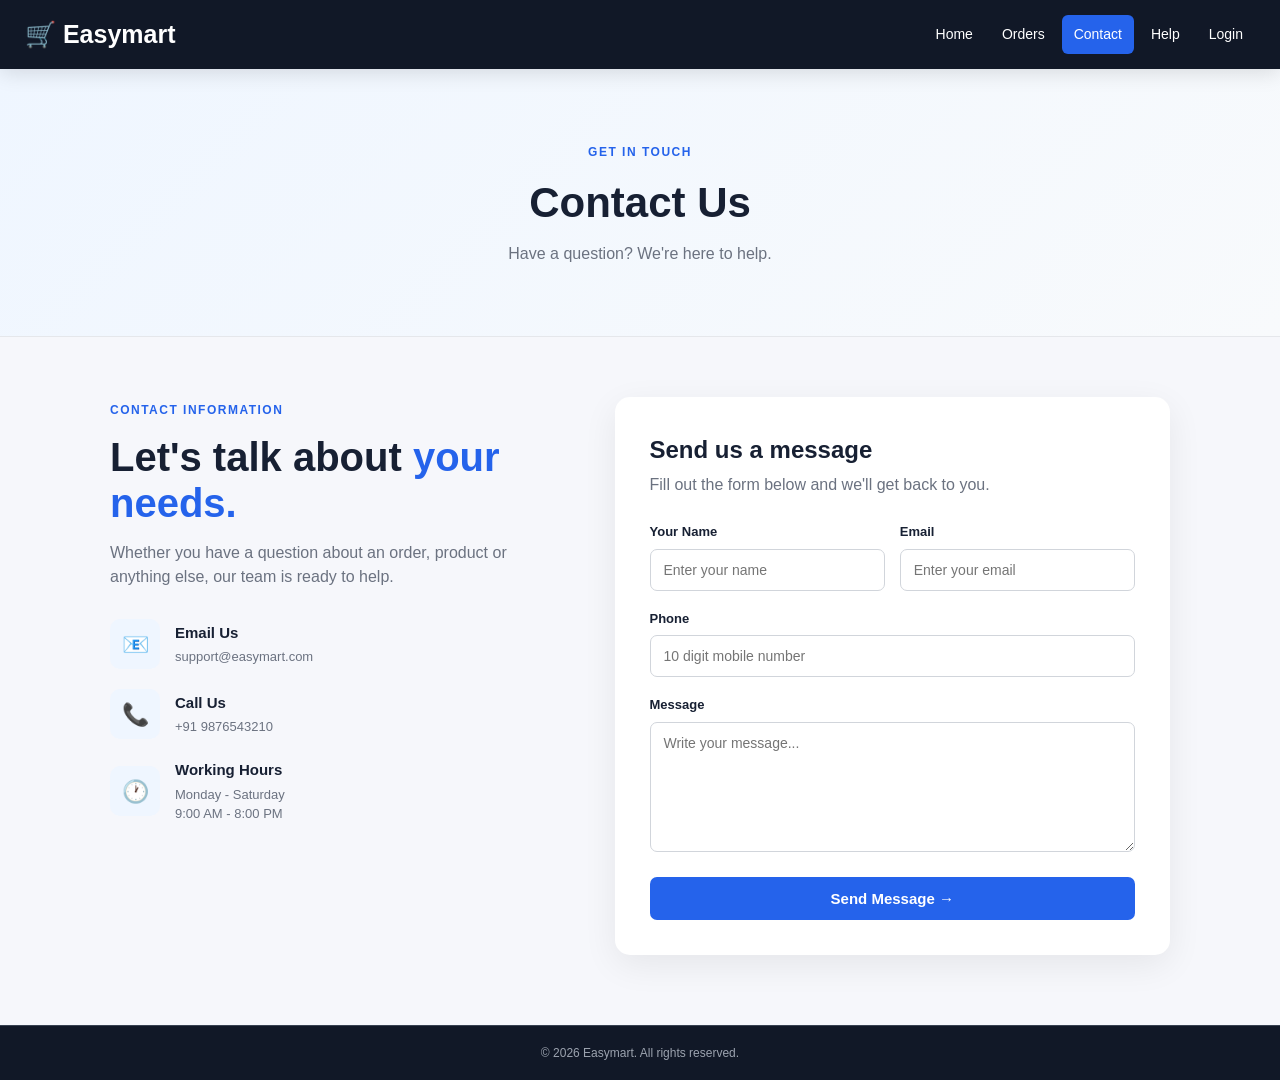
<file: contact.html>
<!DOCTYPE html>
<html lang="en">

<head>

<meta charset="UTF-8">

<meta name="viewport"
content="width=device-width, initial-scale=1.0">

<title>Contact Us | Easymart</title>

<link rel="stylesheet" href="style.css">

</head>


<body>


<!-- HEADER -->

<header class="header">

    <div class="header-inner">

        <a href="index.html" class="logo">
            🛒 Easymart
        </a>

        <nav class="nav">

            <a href="index.html">
                Home
            </a>

            <a href="order.html">
                Orders
            </a>

            <a href="contact.html" class="active">
                Contact
            </a>

            <a href="help.html">
                Help
            </a>

            <a href="login.html">
                Login
            </a>

        </nav>

    </div>

</header>


<!-- PAGE HEADER -->

<section class="page-banner">

    <span>
        GET IN TOUCH
    </span>

    <h1>
        Contact Us
    </h1>

    <p>
        Have a question? We're here to help.
    </p>

</section>


<!-- CONTACT -->

<section class="contact-section">


    <div class="contact-info">

        <span class="section-label">
            CONTACT INFORMATION
        </span>

        <h2>
            Let's talk about
            <span>your needs.</span>
        </h2>

        <p>
            Whether you have a question about an order,
            product or anything else, our team is ready
            to help.
        </p>


        <div class="contact-item">

            <div class="contact-icon">
                📧
            </div>

            <div>

                <h3>Email Us</h3>

                <p>
                    support@easymart.com
                </p>

            </div>

        </div>


        <div class="contact-item">

            <div class="contact-icon">
                📞
            </div>

            <div>

                <h3>Call Us</h3>

                <p>
                    +91 9876543210
                </p>

            </div>

        </div>


        <div class="contact-item">

            <div class="contact-icon">
                🕐
            </div>

            <div>

                <h3>Working Hours</h3>

                <p>
                    Monday - Saturday
                    <br>
                    9:00 AM - 8:00 PM
                </p>

            </div>

        </div>

    </div>


    <!-- FORM -->

    <div class="contact-form-box">

        <h2>
            Send us a message
        </h2>

        <p>
            Fill out the form below and we'll
            get back to you.
        </p>


        <form id="contactForm">


            <div class="form-row">

                <div class="form-group">

                    <label>
                        Your Name
                    </label>

                    <input
                        type="text"
                        id="contactName"
                        placeholder="Enter your name"
                        required
                    >

                </div>


                <div class="form-group">

                    <label>
                        Email
                    </label>

                    <input
                        type="email"
                        id="contactEmail"
                        placeholder="Enter your email"
                        required
                    >

                </div>

            </div>


            <div class="form-group">

                <label>
                    Phone
                </label>

                <input
                    type="tel"
                    id="contactPhone"
                    placeholder="10 digit mobile number"
                    pattern="[0-9]{10}"
                >

            </div>


            <div class="form-group">

                <label>
                    Message
                </label>

                <textarea
                    id="contactMessage"
                    placeholder="Write your message..."
                    required
                ></textarea>

            </div>


            <button
                type="submit"
                class="contact-submit"
            >
                Send Message →
            </button>

        </form>

    </div>

</section>


<footer class="footer">

    <div class="copyright">
        © 2026 Easymart. All rights reserved.
    </div>

</footer>


<script src="script.js"></script>

</body>
</html>
</file>
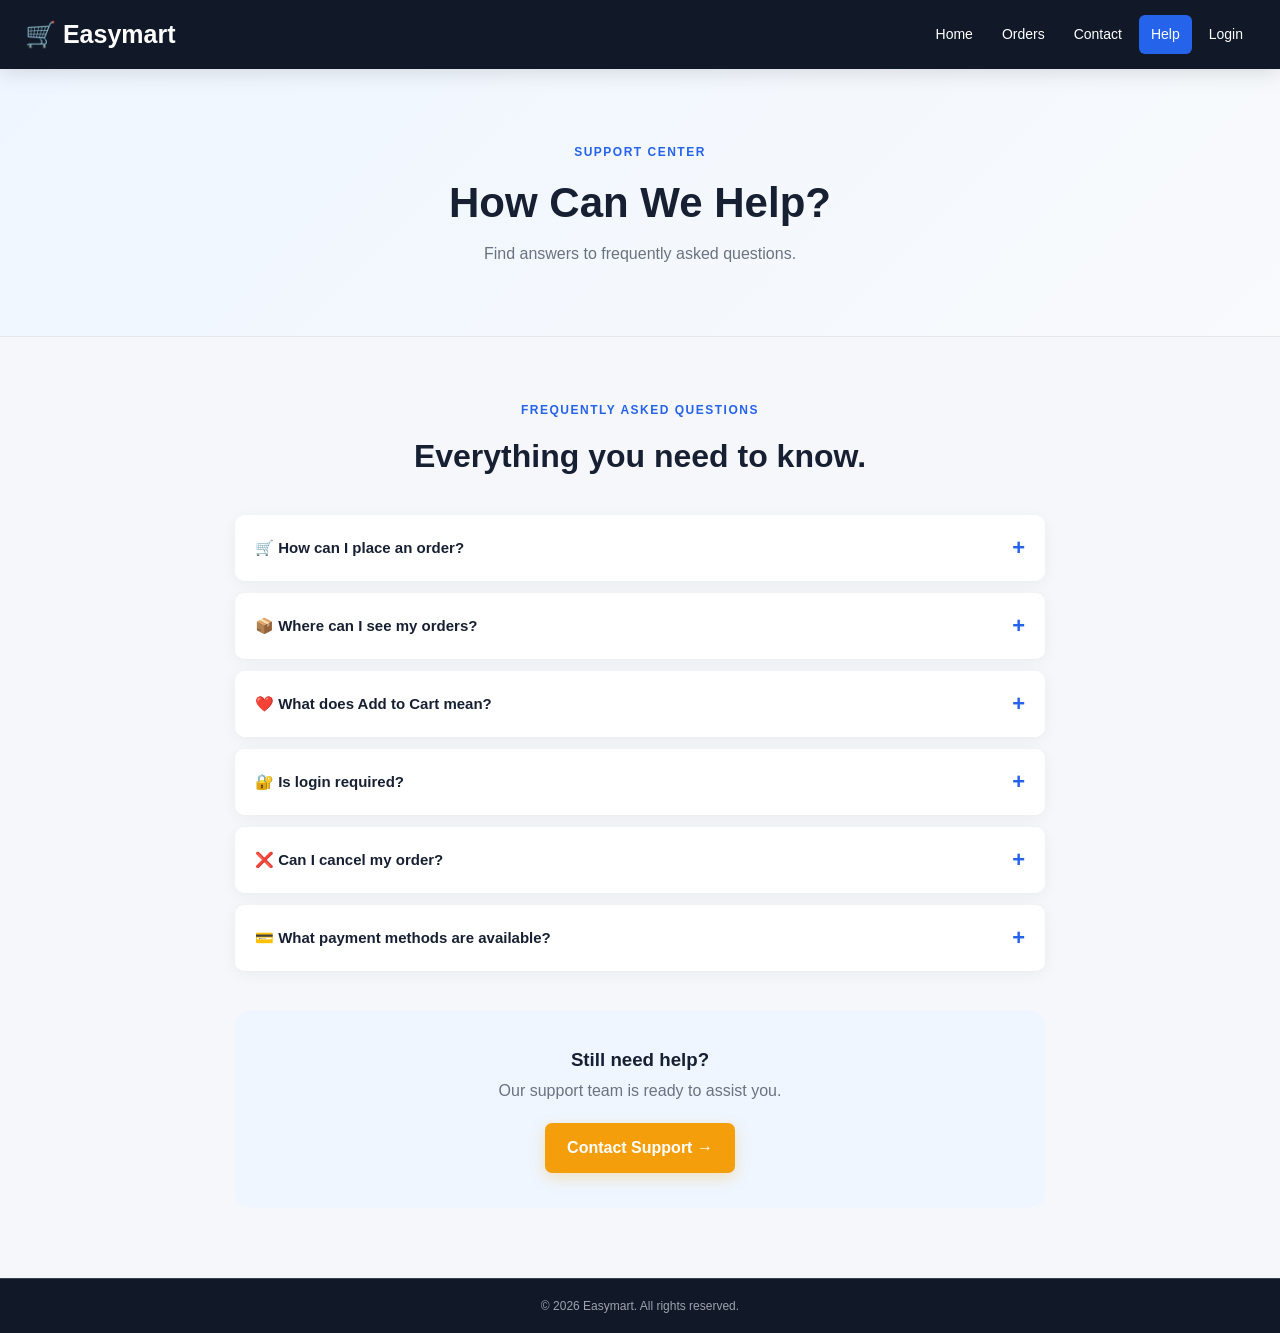
<file: help.html>
<!DOCTYPE html>
<html lang="en">

<head>

<meta charset="UTF-8">

<meta name="viewport"
content="width=device-width, initial-scale=1.0">

<title>Help Center | Easymart</title>

<link rel="stylesheet" href="style.css">

</head>


<body>


<header class="header">

    <div class="header-inner">

        <a href="index.html" class="logo">
            🛒 Easymart
        </a>

        <nav class="nav">

            <a href="index.html">
                Home
            </a>

            <a href="order.html">
                Orders
            </a>

            <a href="contact.html">
                Contact
            </a>

            <a href="help.html" class="active">
                Help
            </a>

            <a href="login.html">
                Login
            </a>

        </nav>

    </div>

</header>


<section class="page-banner">

    <span>
        SUPPORT CENTER
    </span>

    <h1>
        How Can We Help?
    </h1>

    <p>
        Find answers to frequently asked questions.
    </p>

</section>


<section class="faq-container">

    <div class="faq-intro">

        <span class="section-label">
            FREQUENTLY ASKED QUESTIONS
        </span>

        <h2>
            Everything you need to know.
        </h2>

    </div>


    <div class="faq-list">


        <div class="faq-item">

            <button class="faq-question">

                <span>
                    🛒 How can I place an order?
                </span>

                <strong>+</strong>

            </button>

            <div class="faq-answer">

                <p>
                    Go to the Home page, select a product,
                    click the Order button and confirm your
                    order from the product details window.
                </p>

            </div>

        </div>


        <div class="faq-item">

            <button class="faq-question">

                <span>
                    📦 Where can I see my orders?
                </span>

                <strong>+</strong>

            </button>

            <div class="faq-answer">

                <p>
                    Click on the Orders option in the
                    navigation bar. Your previously placed
                    orders are stored in your browser and
                    displayed there.
                </p>

            </div>

        </div>


        <div class="faq-item">

            <button class="faq-question">

                <span>
                    ❤️ What does Add to Cart mean?
                </span>

                <strong>+</strong>

            </button>

            <div class="faq-answer">

                <p>
                    Add to Cart allows you to save products
                    temporarily before deciding to place
                    an order.
                </p>

            </div>

        </div>


        <div class="faq-item">

            <button class="faq-question">

                <span>
                    🔐 Is login required?
                </span>

                <strong>+</strong>

            </button>

            <div class="faq-answer">

                <p>
                    No. You can browse products and place
                    orders without logging in.
                </p>

            </div>

        </div>


        <div class="faq-item">

            <button class="faq-question">

                <span>
                    ❌ Can I cancel my order?
                </span>

                <strong>+</strong>

            </button>

            <div class="faq-answer">

                <p>
                    Currently, the demo version does not
                    support order cancellation.
                </p>

            </div>

        </div>


        <div class="faq-item">

            <button class="faq-question">

                <span>
                    💳 What payment methods are available?
                </span>

                <strong>+</strong>

            </button>

            <div class="faq-answer">

                <p>
                    This version of Easymart is a frontend
                    demonstration, so no real payment is
                    processed.
                </p>

            </div>

        </div>


    </div>


    <div class="help-bottom">

        <h3>
            Still need help?
        </h3>

        <p>
            Our support team is ready to assist you.
        </p>

        <a
            href="contact.html"
            class="btn btn-primary"
        >
            Contact Support →
        </a>

    </div>

</section>


<footer class="footer">

    <div class="copyright">
        © 2026 Easymart. All rights reserved.
    </div>

</footer>


<script src="script.js"></script>

</body>
</html>
</file>
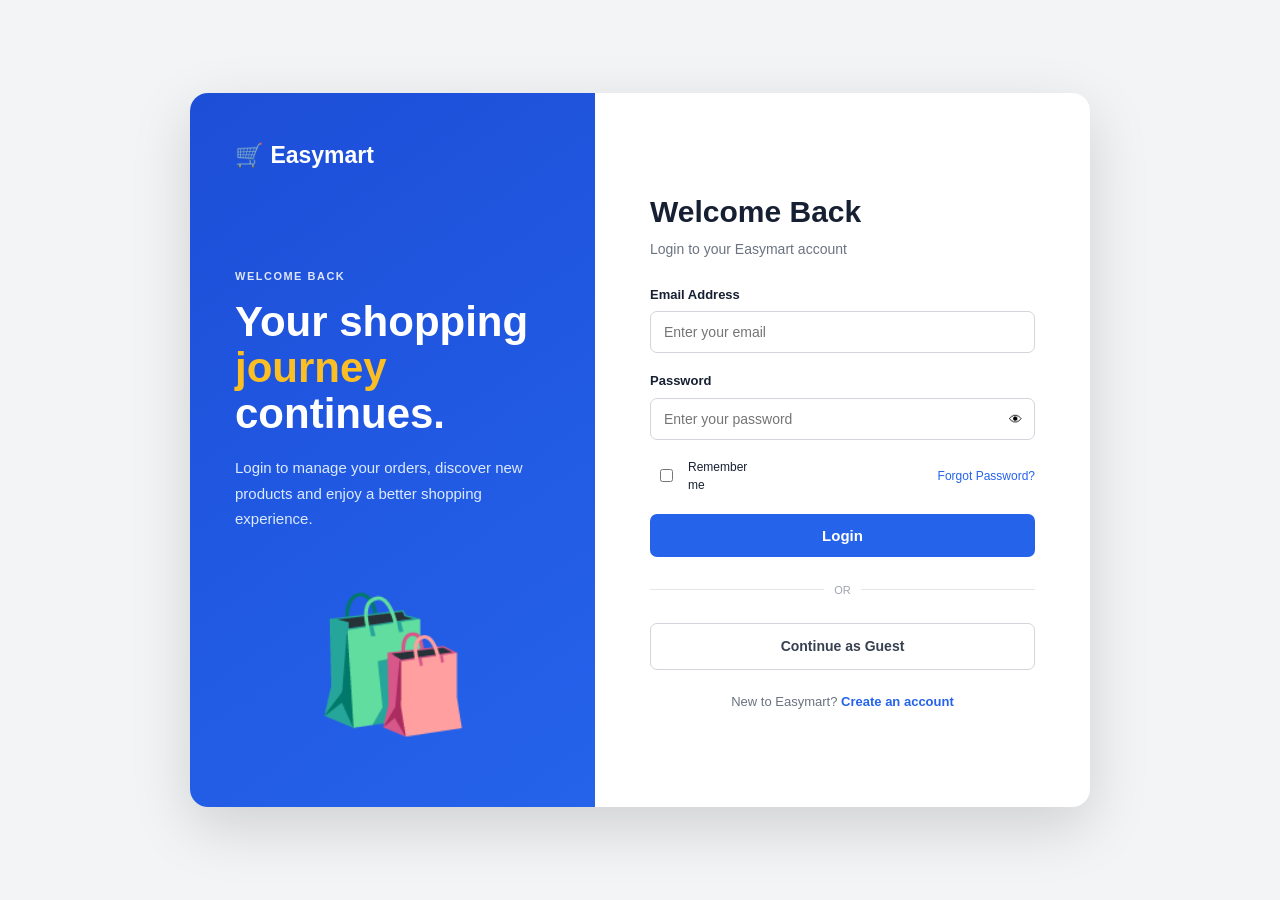
<file: login.html>
<!DOCTYPE html>
<html lang="en">

<head>

<meta charset="UTF-8">

<meta name="viewport"
content="width=device-width, initial-scale=1.0">

<title>Login | Easymart</title>

<link rel="stylesheet" href="style.css">

</head>


<body class="auth-body">


<div class="auth-wrapper">


    <!-- LEFT -->

    <div class="auth-left">

        <a href="index.html" class="auth-brand">
            🛒 Easymart
        </a>

        <div class="auth-left-content">

            <span class="auth-badge">
                WELCOME BACK
            </span>

            <h1>
                Your shopping
                <span>journey</span>
                continues.
            </h1>

            <p>
                Login to manage your orders,
                discover new products and enjoy
                a better shopping experience.
            </p>

            <div class="auth-big-icon">
                🛍️
            </div>

        </div>

    </div>


    <!-- RIGHT -->

    <div class="auth-right">

        <a
            href="index.html"
            class="mobile-auth-logo"
        >
            🛒 Easymart
        </a>


        <div class="auth-heading">

            <h2>Welcome Back</h2>

            <p>
                Login to your Easymart account
            </p>

        </div>


        <form
            id="loginForm"
            class="auth-form"
        >

            <div class="form-group">

                <label for="loginEmail">
                    Email Address
                </label>

                <input
                    type="email"
                    id="loginEmail"
                    placeholder="Enter your email"
                    required
                >

            </div>


            <div class="form-group">

                <label for="loginPassword">
                    Password
                </label>

                <div class="password-wrapper">

                    <input
                        type="password"
                        id="loginPassword"
                        placeholder="Enter your password"
                        required
                    >

                    <button
                        type="button"
                        class="password-toggle"
                        onclick="togglePassword('loginPassword', this)"
                    >
                        👁
                    </button>

                </div>

            </div>


            <div class="auth-options">

                <label>

                    <input
                        type="checkbox"
                    >

                    Remember me

                </label>

                <a href="#">
                    Forgot Password?
                </a>

            </div>


            <button
                type="submit"
                class="auth-submit"
            >
                Login
            </button>

        </form>


        <div class="auth-divider">
            <span>OR</span>
        </div>


        <a
            href="index.html"
            class="guest-button"
        >
            Continue as Guest
        </a>


        <p class="auth-footer-text">

            New to Easymart?

            <a href="#">
                Create an account
            </a>

        </p>

    </div>

</div>


<script src="script.js"></script>

</body>
</html>
</file>
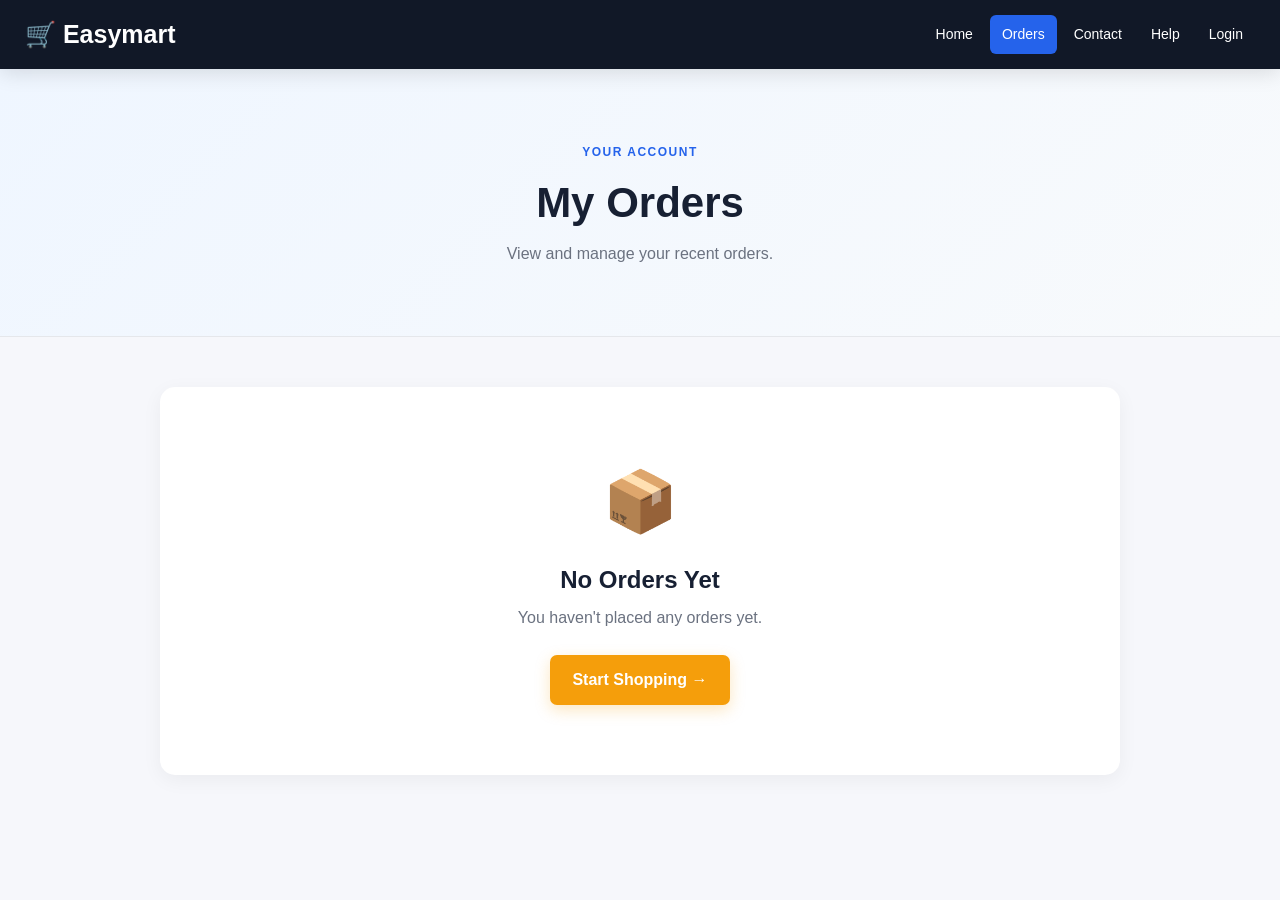
<file: order.html>
<!DOCTYPE html>
<html lang="en">

<head>

<meta charset="UTF-8">

<meta name="viewport"
content="width=device-width, initial-scale=1.0">

<title>My Orders | Easymart</title>

<link rel="stylesheet" href="style.css">

</head>


<body>


<!-- HEADER -->

<header class="header">

    <div class="header-inner">

        <a href="index.html" class="logo">
            🛒 Easymart
        </a>

        <nav class="nav">

            <a href="index.html">
                Home
            </a>

            <a href="order.html" class="active">
                Orders
            </a>

            <a href="contact.html">
                Contact
            </a>

            <a href="help.html">
                Help
            </a>

            <a href="login.html">
                Login
            </a>

        </nav>

    </div>

</header>


<!-- PAGE HEADER -->

<section class="page-banner">

    <span>
        YOUR ACCOUNT
    </span>

    <h1>
        My Orders
    </h1>

    <p>
        View and manage your recent orders.
    </p>

</section>


<!-- ORDERS -->

<section class="orders-container">

    <div
        id="orderList"
    ></div>

</section>


<script src="script.js"></script>

</body>
</html>
</file>
<file: style.css>
/* =====================================================
   GLOBAL
===================================================== */

* {
    margin: 0;
    padding: 0;
    box-sizing: border-box;
}

html {
    scroll-behavior: smooth;
}

body {
    font-family:
        Arial,
        Helvetica,
        sans-serif;

    background: #f6f7fb;

    color: #172033;

    line-height: 1.5;
}

button,
input,
textarea {
    font-family: inherit;
}

button {
    cursor: pointer;
}

a {
    text-decoration: none;
}


/* =====================================================
   HEADER
===================================================== */

.header {
    background: #111827;

    color: white;

    position: sticky;

    top: 0;

    z-index: 1000;

    box-shadow:
        0 4px 20px rgba(0, 0, 0, 0.12);
}

.header-inner {
    max-width: 1350px;

    margin: auto;

    padding:
        15px 25px;

    display: flex;

    align-items: center;

    gap: 25px;
}

.logo {
    display: flex;

    align-items: center;

    gap: 8px;

    color: white;

    font-size: 25px;

    font-weight: 800;

    white-space: nowrap;
}

.logo-icon {
    font-size: 27px;
}


/* SEARCH */

.search-box {
    flex: 1;

    max-width: 450px;

    display: flex;

    background: white;

    border-radius: 8px;

    overflow: hidden;
}

.search-box input {
    width: 100%;

    border: none;

    outline: none;

    padding: 12px 15px;

    font-size: 14px;
}

.search-box button {
    width: 50px;

    border: none;

    background: #f59e0b;

    color: white;

    font-size: 17px;
}


/* NAV */

.nav {
    margin-left: auto;

    display: flex;

    align-items: center;

    gap: 5px;
}

.nav a {
    color: white;

    padding:
        9px 12px;

    border-radius: 6px;

    font-size: 14px;

    transition:
        background 0.25s,
        transform 0.25s;
}

.nav a:hover {
    background: #374151;

    transform: translateY(-1px);
}

.nav a.active {
    background: #2563eb;
}

.cart-nav {
    background: #f59e0b !important;

    font-weight: bold;
}

#cartCount {
    display: inline-flex;

    align-items: center;

    justify-content: center;

    min-width: 19px;

    height: 19px;

    margin-left: 3px;

    padding: 2px 5px;

    background: white;

    color: #111827;

    border-radius: 50%;

    font-size: 11px;
}


/* =====================================================
   HERO
===================================================== */

.hero {
    max-width: 1350px;

    min-height: 500px;

    margin: 25px auto;

    padding:
        70px 75px;

    border-radius: 24px;

    background:
        linear-gradient(
            135deg,
            #1d4ed8,
            #2563eb
        );

    color: white;

    display: flex;

    align-items: center;

    justify-content: space-between;

    overflow: hidden;

    position: relative;
}

.hero-content {
    max-width: 650px;

    position: relative;

    z-index: 2;
}

.hero-badge {
    display: inline-block;

    padding:
        8px 14px;

    margin-bottom: 20px;

    background:
        rgba(255,255,255,0.15);

    border:
        1px solid rgba(255,255,255,0.25);

    border-radius: 30px;

    font-size: 13px;

    font-weight: bold;
}

.hero h1 {
    font-size: 58px;

    line-height: 1.08;

    margin-bottom: 22px;
}

.hero h1 span {
    color: #fbbf24;
}

.hero p {
    max-width: 570px;

    font-size: 18px;

    color: #e5edff;
}

.hero-buttons {
    display: flex;

    gap: 12px;

    margin-top: 30px;
}


/* HERO VISUAL */

.hero-visual {
    width: 430px;

    height: 400px;

    position: relative;

    display: flex;

    align-items: center;

    justify-content: center;
}

.hero-circle {
    width: 330px;

    height: 330px;

    border-radius: 50%;

    background:
        rgba(255,255,255,0.12);

    display: flex;

    align-items: center;

    justify-content: center;
}

.hero-shopping {
    font-size: 150px;
}

.floating-card {
    position: absolute;

    background: white;

    color: #111827;

    padding:
        12px 18px;

    border-radius: 10px;

    box-shadow:
        0 10px 30px rgba(0,0,0,0.2);

    font-weight: bold;

    font-size: 13px;
}

.card-one {
    top: 55px;

    right: 10px;
}

.card-two {
    bottom: 55px;

    left: 0;
}


/* BUTTONS */

.btn {
    display: inline-flex;

    align-items: center;

    justify-content: center;

    padding:
        13px 22px;

    border-radius: 7px;

    font-weight: bold;

    transition:
        transform 0.2s,
        box-shadow 0.2s;
}

.btn:hover {
    transform: translateY(-2px);
}

.btn-primary {
    background: #f59e0b;

    color: white;

    box-shadow:
        0 5px 15px rgba(245,158,11,0.25);
}

.btn-outline {
    background: white;

    color: #1d4ed8;
}


/* =====================================================
   FEATURES
===================================================== */

.features {
    max-width: 1300px;

    margin: 35px auto;

    padding:
        0 25px;

    display: grid;

    grid-template-columns:
        repeat(4, 1fr);

    gap: 18px;
}

.feature-card {
    background: white;

    padding: 22px;

    border-radius: 12px;

    display: flex;

    align-items: center;

    gap: 15px;

    box-shadow:
        0 4px 20px
        rgba(0,0,0,0.05);
}

.feature-icon {
    width: 48px;

    height: 48px;

    flex-shrink: 0;

    display: flex;

    align-items: center;

    justify-content: center;

    background: #eff6ff;

    border-radius: 10px;

    font-size: 23px;
}

.feature-card h3 {
    font-size: 15px;

    margin-bottom: 3px;
}

.feature-card p {
    color: #6b7280;

    font-size: 12px;
}


/* =====================================================
   SECTIONS
===================================================== */

.section {
    max-width: 1300px;

    margin:
        70px auto;

    padding:
        0 25px;
}

.section-heading {
    display: flex;

    align-items: end;

    justify-content: space-between;

    margin-bottom: 28px;
}

.section-label {
    display: inline-block;

    color: #2563eb;

    font-size: 12px;

    font-weight: 800;

    letter-spacing: 1.5px;

    margin-bottom: 5px;
}

.section-heading h2 {
    font-size: 32px;
}


/* =====================================================
   CATEGORIES
===================================================== */

.category-grid {
    display: grid;

    grid-template-columns:
        repeat(4, 1fr);

    gap: 20px;
}

.category-card {
    background: white;

    border-radius: 14px;

    overflow: hidden;

    text-align: center;

    cursor: pointer;

    box-shadow:
        0 5px 20px
        rgba(0,0,0,0.05);

    transition:
        transform 0.25s,
        box-shadow 0.25s;
}

.category-card:hover {
    transform: translateY(-7px);

    box-shadow:
        0 15px 30px
        rgba(0,0,0,0.1);
}

.category-image {
    height: 160px;

    display: flex;

    align-items: center;

    justify-content: center;

    font-size: 70px;
}

.category-image.electronics {
    background: #e0f2fe;
}

.category-image.fashion {
    background: #fce7f3;
}

.category-image.accessories {
    background: #fef3c7;
}

.category-image.home {
    background: #dcfce7;
}

.category-card h3 {
    margin-top: 18px;

    font-size: 18px;
}

.category-card p {
    margin:
        5px 0 20px;

    color: #6b7280;

    font-size: 13px;
}


/* =====================================================
   PRODUCTS
===================================================== */

.product-grid {
    display: grid;

    grid-template-columns:
        repeat(4, 1fr);

    gap: 22px;
}

.product-card {
    background: white;

    border-radius: 13px;

    overflow: hidden;

    box-shadow:
        0 5px 20px
        rgba(0,0,0,0.05);

    transition:
        transform 0.25s,
        box-shadow 0.25s;
}

.product-card:hover {
    transform: translateY(-6px);

    box-shadow:
        0 15px 30px
        rgba(0,0,0,0.1);
}

.product-image {
    height: 220px;

    position: relative;

    overflow: hidden;

    background: #f3f4f6;
}

.product-image img {
    width: 100%;

    height: 100%;

    object-fit: cover;

    transition:
        transform 0.4s;
}

.product-card:hover
.product-image img {
    transform: scale(1.06);
}

.discount {
    position: absolute;

    top: 12px;

    left: 12px;

    background: #ef4444;

    color: white;

    padding:
        5px 8px;

    border-radius: 5px;

    font-size: 11px;

    font-weight: bold;
}

.quick-view {
    position: absolute;

    top: 12px;

    right: 12px;

    width: 35px;

    height: 35px;

    border: none;

    border-radius: 50%;

    background: white;

    box-shadow:
        0 3px 10px
        rgba(0,0,0,0.15);
}

.product-info {
    padding: 18px;
}

.product-category {
    color: #2563eb;

    font-size: 11px;

    text-transform: uppercase;

    font-weight: bold;

    letter-spacing: 0.8px;
}

.product-info h3 {
    margin:
        6px 0;

    font-size: 17px;
}

.rating {
    color: #f59e0b;

    font-size: 13px;

    margin:
        7px 0;
}

.price-row {
    margin:
        12px 0;
}

.price {
    font-size: 20px;

    font-weight: 800;

    color: #111827;
}

.old-price {
    color: #9ca3af;

    font-size: 12px;

    text-decoration: line-through;

    margin-left: 7px;
}

.product-buttons {
    display: flex;

    gap: 7px;
}

.cart-button,
.order-button {
    flex: 1;

    border: none;

    padding:
        10px 7px;

    border-radius: 6px;

    color: white;

    font-weight: bold;

    font-size: 12px;
}

.cart-button {
    background: #2563eb;
}

.order-button {
    background: #f59e0b;
}

.cart-button:hover {
    background: #1d4ed8;
}

.order-button:hover {
    background: #d97706;
}

.empty-products {
    grid-column: 1 / -1;

    text-align: center;

    padding: 70px 20px;

    background: white;

    border-radius: 15px;
}

.empty-products div {
    font-size: 50px;

    margin-bottom: 10px;
}

.empty-products p {
    color: #6b7280;
}


/* =====================================================
   OFFER
===================================================== */

.offer-section {
    max-width: 1300px;

    margin:
        70px auto;

    padding:
        50px 65px;

    border-radius: 20px;

    background:
        linear-gradient(
            135deg,
            #111827,
            #1f2937
        );

    color: white;

    display: flex;

    justify-content: space-between;

    align-items: center;
}

.offer-label {
    color: #fbbf24;

    font-size: 12px;

    font-weight: bold;

    letter-spacing: 1.5px;
}

.offer-content h2 {
    font-size: 40px;

    line-height: 1.1;

    margin:
        12px 0;
}

.offer-content p {
    color: #d1d5db;

    margin-bottom: 22px;
}

.offer-icon {
    font-size: 120px;
}


/* =====================================================
   MODAL
===================================================== */

.modal {
    display: none;

    position: fixed;

    inset: 0;

    z-index: 2000;

    background:
        rgba(0,0,0,0.65);

    align-items: center;

    justify-content: center;

    padding: 20px;
}

.modal-content {
    width: 100%;

    max-width: 450px;

    background: white;

    border-radius: 15px;

    padding: 25px;

    position: relative;

    text-align: center;

    animation:
        modalIn 0.25s ease;
}

@keyframes modalIn {

    from {
        opacity: 0;
        transform: scale(0.9);
    }

    to {
        opacity: 1;
        transform: scale(1);
    }

}

.modal-close {
    position: absolute;

    right: 15px;

    top: 12px;

    width: 32px;

    height: 32px;

    border: none;

    border-radius: 50%;

    background: #f3f4f6;

    font-size: 22px;
}

.modal-image {
    width: 100%;

    height: 230px;

    object-fit: cover;

    border-radius: 10px;

    margin-bottom: 15px;
}

.modal-content h2 {
    margin:
        7px 0;
}

.modal-description {
    color: #6b7280;

    margin:
        12px 0;
}

.modal-price {
    font-size: 25px;

    font-weight: bold;

    margin:
        15px 0;
}

.modal-price span {
    font-size: 13px;

    color: #9ca3af;

    text-decoration: line-through;

    margin-left: 5px;
}

.modal-actions {
    display: flex;

    gap: 10px;
}


/* =====================================================
   PAGE BANNER
===================================================== */

.page-banner {
    text-align: center;

    padding:
        70px 20px;

    background:
        linear-gradient(
            135deg,
            #eff6ff,
            #f8fafc
        );

    border-bottom:
        1px solid #e5e7eb;
}

.page-banner span {
    color: #2563eb;

    font-size: 12px;

    font-weight: bold;

    letter-spacing: 1.5px;
}

.page-banner h1 {
    font-size: 42px;

    margin:
        8px 0;
}

.page-banner p {
    color: #6b7280;
}


/* =====================================================
   ORDERS
===================================================== */

.orders-container {
    max-width: 1000px;

    margin:
        50px auto;

    padding:
        0 20px;
}

.orders-title {
    display: flex;

    align-items: center;

    justify-content: space-between;

    margin-bottom: 20px;
}

.orders-title span {
    color: #6b7280;

    font-size: 14px;
}

.order-card {
    background: white;

    border-radius: 12px;

    margin-bottom: 20px;

    overflow: hidden;

    box-shadow:
        0 5px 20px
        rgba(0,0,0,0.06);
}

.order-header {
    padding:
        15px 20px;

    background: #f8fafc;

    border-bottom:
        1px solid #e5e7eb;

    display: flex;

    justify-content: space-between;

    align-items: center;
}

.order-header div {
    display: flex;

    flex-direction: column;

    gap: 3px;
}

.order-header span {
    color: #6b7280;

    font-size: 12px;
}

.order-status {
    color: #16a34a !important;

    font-weight: bold;
}

.order-body {
    padding: 20px;

    display: flex;

    align-items: center;

    gap: 20px;
}

.order-body img {
    width: 100px;

    height: 100px;

    object-fit: cover;

    border-radius: 8px;
}

.order-details {
    flex: 1;
}

.order-details h3 {
    margin-bottom: 7px;
}

.order-details p {
    color: #6b7280;

    font-size: 14px;

    margin-bottom: 7px;
}

.order-delivery {
    text-align: center;

    color: #16a34a;
}

.order-delivery span {
    font-size: 28px;
}

.order-delivery p {
    font-size: 12px;
}

.empty-orders {
    background: white;

    padding:
        70px 20px;

    border-radius: 15px;

    text-align: center;

    box-shadow:
        0 5px 20px
        rgba(0,0,0,0.05);
}

.empty-icon {
    font-size: 60px;

    margin-bottom: 15px;
}

.empty-orders p {
    color: #6b7280;

    margin:
        8px 0 25px;
}


/* =====================================================
   CONTACT
===================================================== */

.contact-section {
    max-width: 1100px;

    margin:
        60px auto;

    padding:
        0 20px;

    display: grid;

    grid-template-columns:
        0.9fr 1.1fr;

    gap: 50px;
}

.contact-info h2 {
    font-size: 40px;

    line-height: 1.15;

    margin:
        10px 0 15px;
}

.contact-info h2 span {
    color: #2563eb;
}

.contact-info > p {
    color: #6b7280;

    margin-bottom: 30px;
}

.contact-item {
    display: flex;

    align-items: center;

    gap: 15px;

    margin:
        20px 0;
}

.contact-icon {
    width: 50px;

    height: 50px;

    background: #eff6ff;

    border-radius: 10px;

    display: flex;

    align-items: center;

    justify-content: center;

    font-size: 22px;
}

.contact-item h3 {
    font-size: 15px;

    margin-bottom: 3px;
}

.contact-item p {
    color: #6b7280;

    font-size: 13px;
}

.contact-form-box {
    background: white;

    padding: 35px;

    border-radius: 15px;

    box-shadow:
        0 10px 35px
        rgba(0,0,0,0.07);
}

.contact-form-box > p {
    color: #6b7280;

    margin:
        5px 0 25px;
}

.form-row {
    display: grid;

    grid-template-columns:
        1fr 1fr;

    gap: 15px;
}

.form-group {
    margin-bottom: 18px;
}

.form-group label {
    display: block;

    font-size: 13px;

    font-weight: bold;

    margin-bottom: 7px;
}

.form-group input,
.form-group textarea {
    width: 100%;

    border:
        1px solid #d1d5db;

    outline: none;

    padding:
        12px 13px;

    border-radius: 7px;

    font-size: 14px;

    transition:
        border 0.2s,
        box-shadow 0.2s;
}

.form-group input:focus,
.form-group textarea:focus {
    border-color: #2563eb;

    box-shadow:
        0 0 0 3px
        rgba(37,99,235,0.1);
}

.form-group textarea {
    height: 130px;

    resize: vertical;
}

.contact-submit {
    width: 100%;

    border: none;

    padding:
        13px;

    background: #2563eb;

    color: white;

    border-radius: 7px;

    font-weight: bold;

    font-size: 15px;
}

.contact-submit:hover {
    background: #1d4ed8;
}


/* =====================================================
   FAQ
===================================================== */

.faq-container {
    max-width: 850px;

    margin:
        60px auto;

    padding:
        0 20px;
}

.faq-intro {
    text-align: center;

    margin-bottom: 35px;
}

.faq-intro h2 {
    font-size: 32px;

    margin-top: 8px;
}

.faq-item {
    background: white;

    border-radius: 10px;

    margin-bottom: 12px;

    overflow: hidden;

    box-shadow:
        0 3px 15px
        rgba(0,0,0,0.05);
}

.faq-question {
    width: 100%;

    border: none;

    background: white;

    padding:
        20px;

    display: flex;

    justify-content: space-between;

    align-items: center;

    text-align: left;

    font-size: 15px;

    font-weight: bold;

    color: #172033;
}

.faq-question strong {
    font-size: 22px;

    color: #2563eb;
}

.faq-answer {
    max-height: 0;

    overflow: hidden;

    transition:
        max-height 0.3s ease;
}

.faq-answer p {
    padding:
        0 20px 20px;

    color: #6b7280;

    font-size: 14px;
}

.faq-item.open .faq-answer {
    max-height: 200px;
}

.help-bottom {
    margin-top: 40px;

    padding: 35px;

    text-align: center;

    border-radius: 15px;

    background: #eff6ff;
}

.help-bottom p {
    color: #6b7280;

    margin:
        5px 0 20px;
}


/* =====================================================
   AUTH
===================================================== */

.auth-body {
    min-height: 100vh;

    background: #f3f4f6;

    display: flex;

    align-items: center;

    justify-content: center;

    padding: 25px;
}

.auth-wrapper {
    width: 900px;

    max-width: 100%;

    min-height: 560px;

    background: white;

    border-radius: 18px;

    overflow: hidden;

    display: grid;

    grid-template-columns:
        45% 55%;

    box-shadow:
        0 20px 60px
        rgba(0,0,0,0.15);
}

.auth-left {
    background:
        linear-gradient(
            145deg,
            #1d4ed8,
            #2563eb
        );

    color: white;

    padding: 45px;

    position: relative;
}

.auth-brand {
    color: white;

    font-size: 23px;

    font-weight: bold;
}

.auth-left-content {
    margin-top: 90px;
}

.auth-badge {
    font-size: 11px;

    font-weight: bold;

    letter-spacing: 1.5px;

    opacity: 0.85;
}

.auth-left h1 {
    font-size: 42px;

    line-height: 1.1;

    margin:
        12px 0 18px;
}

.auth-left h1 span {
    color: #fbbf24;
}

.auth-left-content p {
    color: #dbeafe;

    font-size: 15px;

    line-height: 1.7;
}

.auth-big-icon {
    font-size: 130px;

    text-align: center;

    margin-top: 35px;
}

.auth-right {
    padding:
        55px 55px;

    display: flex;

    flex-direction: column;

    justify-content: center;
}

.mobile-auth-logo {
    display: none;
}

.auth-heading {
    margin-bottom: 25px;
}

.auth-heading h2 {
    font-size: 30px;
}

.auth-heading p {
    color: #6b7280;

    margin-top: 5px;

    font-size: 14px;
}

.auth-form .form-group {
    margin-bottom: 18px;
}

.auth-form .form-group label {
    font-size: 13px;
}

.auth-form input {
    width: 100%;

    padding:
        12px 13px;

    border:
        1px solid #d1d5db;

    border-radius: 7px;

    outline: none;
}

.auth-form input:focus {
    border-color: #2563eb;

    box-shadow:
        0 0 0 3px
        rgba(37,99,235,0.1);
}

.password-wrapper {
    position: relative;
}

.password-wrapper input {
    padding-right: 45px;
}

.password-toggle {
    position: absolute;

    right: 5px;

    top: 50%;

    transform:
        translateY(-50%);

    border: none;

    background: transparent;

    padding: 8px;
}

.auth-options {
    display: flex;

    justify-content: space-between;

    align-items: center;

    font-size: 12px;

    margin:
        5px 0 20px;
}

.auth-options label {
    display: flex;

    gap: 5px;

    align-items: center;
}

.auth-options a {
    color: #2563eb;
}

.auth-submit {
    width: 100%;

    border: none;

    padding:
        13px;

    background: #2563eb;

    color: white;

    border-radius: 7px;

    font-size: 15px;

    font-weight: bold;
}

.auth-submit:hover {
    background: #1d4ed8;
}

.auth-divider {
    display: flex;

    align-items: center;

    gap: 10px;

    margin:
        25px 0;
}

.auth-divider::before,
.auth-divider::after {
    content: "";

    flex: 1;

    height: 1px;

    background: #e5e7eb;
}

.auth-divider span {
    color: #9ca3af;

    font-size: 11px;
}

.guest-button {
    text-align: center;

    padding:
        12px;

    border:
        1px solid #d1d5db;

    border-radius: 7px;

    color: #374151;

    font-weight: bold;

    font-size: 14px;
}

.guest-button:hover {
    background: #f9fafb;
}

.auth-footer-text {
    text-align: center;

    margin-top: 22px;

    color: #6b7280;

    font-size: 13px;
}

.auth-footer-text a {
    color: #2563eb;

    font-weight: bold;
}


/* =====================================================
   FOOTER
===================================================== */

.footer {
    background: #111827;

    color: white;

    margin-top: 70px;
}

.footer-container {
    max-width: 1200px;

    margin: auto;

    padding:
        50px 25px;

    display: grid;

    grid-template-columns:
        2fr 1fr 1.5fr;

    gap: 50px;
}

.footer-column h2 {
    margin-bottom: 12px;
}

.footer-column h3 {
    margin-bottom: 15px;
}

.footer-column p {
    color: #9ca3af;

    font-size: 13px;

    margin:
        7px 0;
}

.footer-column a {
    display: block;

    color: #9ca3af;

    font-size: 13px;

    margin:
        8px 0;
}

.footer-column a:hover {
    color: white;
}

.copyright {
    text-align: center;

    padding:
        18px 20px;

    border-top:
        1px solid #374151;

    color: #9ca3af;

    font-size: 12px;
}


/* =====================================================
   RESPONSIVE
===================================================== */

@media (max-width: 1100px) {

    .header-inner {
        flex-wrap: wrap;
    }

    .search-box {
        order: 3;

        max-width: none;

        width: 100%;
    }

    .nav {
        margin-left: auto;
    }

    .hero {
        margin:
            20px;

        padding:
            50px;

    }

    .hero h1 {
        font-size: 45px;
    }

    .hero-visual {
        width: 350px;
    }

    .product-grid {
        grid-template-columns:
            repeat(3, 1fr);
    }

}


@media (max-width: 850px) {

    .features {
        grid-template-columns:
            repeat(2, 1fr);
    }

    .category-grid {
        grid-template-columns:
            repeat(2, 1fr);
    }

    .product-grid {
        grid-template-columns:
            repeat(2, 1fr);
    }

    .hero {
        flex-direction: column;

        text-align: center;

        gap: 30px;
    }

    .hero p {
        margin: auto;
    }

    .hero-buttons {
        justify-content: center;
    }

    .hero-visual {
        height: 300px;
    }

    .contact-section {
        grid-template-columns: 1fr;
    }

    .auth-wrapper {
        grid-template-columns: 1fr;
    }

    .auth-left {
        display: none;
    }

    .mobile-auth-logo {
        display: block;

        color: #2563eb;

        font-size: 22px;

        font-weight: bold;

        margin-bottom: 35px;

        text-align: center;
    }

    .footer-container {
        grid-template-columns:
            1fr 1fr;
    }

}


@media (max-width: 600px) {

    .header-inner {
        padding:
            12px 15px;
        justify-content: center;
    }

    .logo {
        width: 100%;

        justify-content: center;
    }

    .nav {
        width: 100%;

        justify-content: center;

        flex-wrap: wrap;
    }

    .nav a {
        font-size: 12px;

        padding:
            7px 8px;
    }

    .hero {
        margin:
            15px;

        padding:
            40px 20px;

        min-height: auto;
    }

    .hero h1 {
        font-size: 38px;
    }

    .hero p {
        font-size: 15px;
    }

    .hero-visual {
        width: 100%;

        height: 230px;
    }

    .hero-circle {
        width: 200px;

        height: 200px;
    }

    .hero-shopping {
        font-size: 90px;
    }

    .floating-card {
        font-size: 10px;

        padding:
            8px 10px;
    }

    .card-one {
        right: 0;
    }

    .card-two {
        left: 0;
    }

    .features {
        grid-template-columns: 1fr;

        padding:
            0 15px;
    }

    .section {
        padding:
            0 15px;

        margin:
            45px auto;
    }

    .section-heading h2 {
        font-size: 25px;
    }

    .category-grid {
        grid-template-columns: 1fr 1fr;

        gap: 12px;
    }

    .category-image {
        height: 110px;

        font-size: 45px;
    }

    .category-card h3 {
        font-size: 15px;
    }

    .product-grid {
        grid-template-columns: 1fr 1fr;

        gap: 12px;
    }

    .product-image {
        height: 150px;
    }

    .product-info {
        padding: 12px;
    }

    .product-info h3 {
        font-size: 14px;
    }

    .price {
        font-size: 16px;
    }

    .product-buttons {
        flex-direction: column;
    }

    .offer-section {
        margin:
            45px 15px;

        padding:
            35px 25px;

        text-align: center;

        flex-direction: column;
    }

    .offer-content h2 {
        font-size: 30px;
    }

    .offer-icon {
        font-size: 70px;
    }

    .page-banner {
        padding:
            50px 15px;
    }

    .page-banner h1 {
        font-size: 32px;
    }

    .order-body {
        flex-direction: column;

        align-items: flex-start;
    }

    .order-delivery {
        text-align: left;
    }

    .order-header {
        align-items: flex-start;

        gap: 10px;

        flex-direction: column;
    }

    .form-row {
        grid-template-columns: 1fr;
    }

    .contact-form-box {
        padding: 25px 18px;
    }

    .contact-info h2 {
        font-size: 32px;
    }

    .auth-body {
        padding: 10px;
    }

    .auth-right {
        padding:
            35px 22px;
    }

    .auth-heading h2 {
        font-size: 26px;
    }

    .footer-container {
        grid-template-columns: 1fr;

        gap: 25px;
    }

}
</file>
